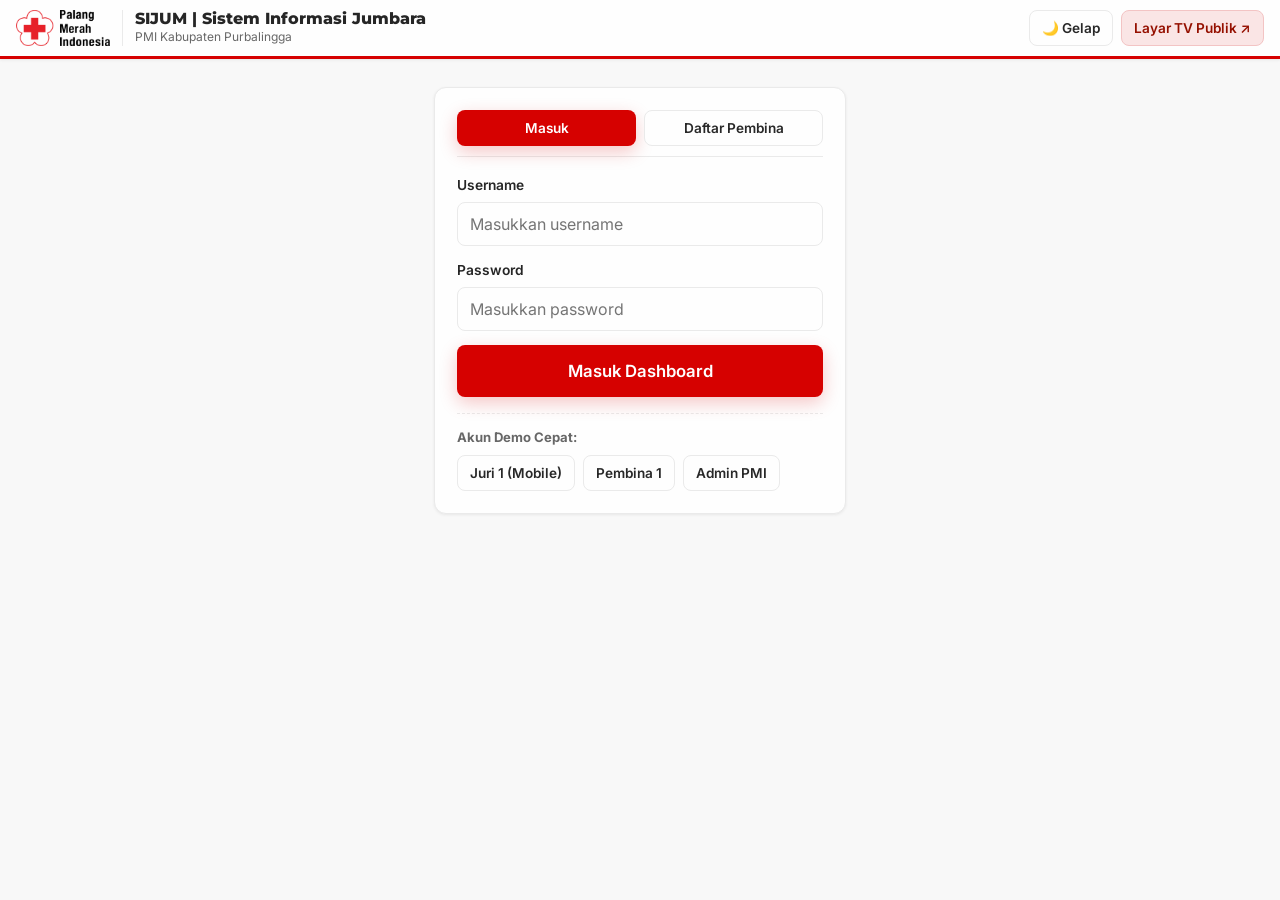
<file: index.html>
<!doctype html>
<html lang="id">
<head>
  <meta charset="UTF-8" />
  <meta name="viewport" content="width=device-width, initial-scale=1.0, maximum-scale=1.0, user-scalable=no" />
  <link rel="icon" type="image/x-icon" href="favicon.ico" />
  <title>SIJUM · Dashboard — PMI Kabupaten Purbalingga</title>
  <link rel="preconnect" href="https://fonts.googleapis.com" />
  <link rel="preconnect" href="https://fonts.gstatic.com" crossorigin />
  <link href="https://fonts.googleapis.com/css2?family=Inter:wght@400;500;600;700;800&family=Montserrat:wght@700;800&family=Roboto:wght@400;500;700&display=swap" rel="stylesheet" />
  <link rel="stylesheet" href="assets/css/pmi-theme.css" />
  <script>
    (function(){try{var t=localStorage.getItem('jumbara_theme')||(window.matchMedia&&window.matchMedia('(prefers-color-scheme: dark)').matches?'dark':'light');document.documentElement.setAttribute('data-theme',t);}catch(e){}})();
  </script>
</head>
<body>
  <div id="app">
    <div style="max-width:440px; margin:60px auto; padding:0 16px; text-align:center;">
      <div class="card">Memuat SIJUM...</div>
    </div>
  </div>

  <script src="assets/vendor/qrcode.min.js"></script>
  <script src="assets/vendor/jsQR.min.js"></script>
  <script src="assets/vendor/jspdf.umd.min.js"></script>
  <script src="assets/vendor/jspdf.plugin.autotable.min.js"></script>
  <script src="assets/vendor/xlsx.full.min.js"></script>
  <script src="assets/js/core.js"></script>
  <script src="assets/js/ble-printer.js"></script>
  <script src="assets/js/juri.js"></script>
  <script src="assets/js/pembina.js"></script>
  <script src="assets/js/admin.js"></script>
  <script src="assets/js/app.js"></script>
</body>
</html>
</file>
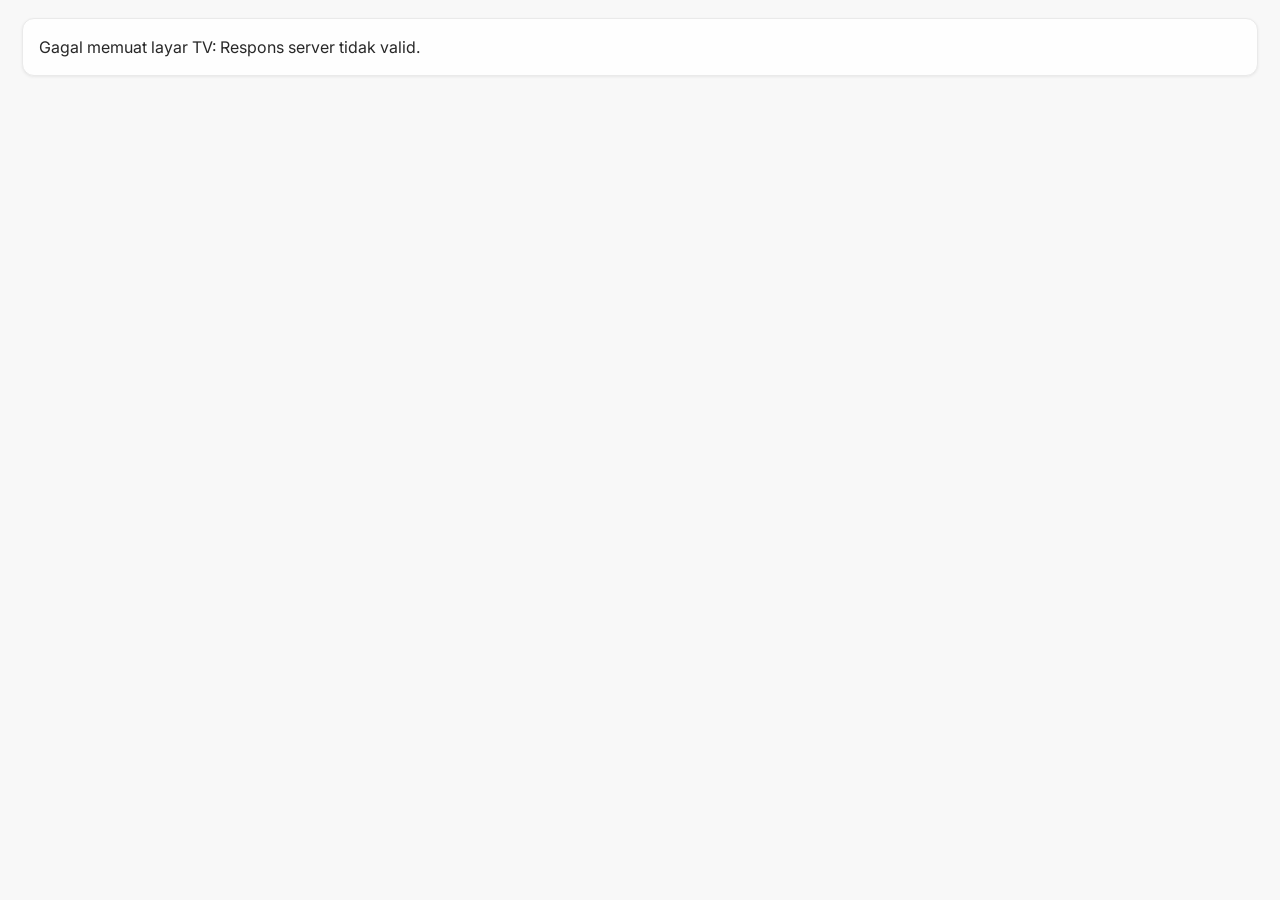
<file: publik.html>
<!doctype html>
<html lang="id">
<head>
  <meta charset="UTF-8" />
  <meta name="viewport" content="width=device-width, initial-scale=1.0" />
  <link rel="icon" type="image/x-icon" href="favicon.ico" />
  <title>SIJUM · Layar Publik &amp; TV Aula — PMI Kabupaten Purbalingga</title>
  <link rel="preconnect" href="https://fonts.googleapis.com" />
  <link rel="preconnect" href="https://fonts.gstatic.com" crossorigin />
  <link href="https://fonts.googleapis.com/css2?family=Inter:wght@400;500;600;700;800&family=Montserrat:wght@700;800&family=Roboto:wght@400;500;700&display=swap" rel="stylesheet" />
  <link rel="stylesheet" href="assets/css/pmi-theme.css" />
  <script>
    (function(){try{var t=localStorage.getItem('jumbara_theme')||(window.matchMedia&&window.matchMedia('(prefers-color-scheme: dark)').matches?'dark':'light');document.documentElement.setAttribute('data-theme',t);}catch(e){}})();
  </script>
</head>
<body>
  <div id="publik-app"></div>

  <script src="assets/vendor/qrcode.min.js"></script>
  <script src="assets/vendor/jspdf.umd.min.js"></script>
  <script src="assets/vendor/jspdf.plugin.autotable.min.js"></script>
  <script src="assets/js/core.js"></script>
  <script src="assets/js/publik.js"></script>
</body>
</html>
</file>
<file: assets/css/pmi-theme.css>
:root {
  /* Official palette extracted from pmi.or.id */
  --pmi-red: #D60100;
  --pmi-red-dark: #951000;
  --pmi-red-light: #C8484C;
  --pmi-light-red: #FAE5E5;
  --pmi-light-red-bg: #FFF6F6;
  --pmi-white: #FEFEFE;
  --pmi-black: #282828;
  --pmi-dark: #262626;
  --pmi-gray: #676767;
  --pmi-dark-gray: #62747E;
  --pmi-gray-light: #F8F8F8;
  --pmi-gray-lighter: #EAEAEA;
  --pmi-green: #58C55D;
  --pmi-orange: #FF7222;
  --pmi-purple: #7C76C8;

  /* Semantic surfaces & text (Light Mode) */
  --bg-page: var(--pmi-gray-light);
  --bg-surface: var(--pmi-white);
  --bg-surface-2: #F3F3F3;
  --bg-tint-red: var(--pmi-light-red-bg);
  --border-color: var(--pmi-gray-lighter);
  --text-primary: var(--pmi-black);
  --text-heading: var(--pmi-dark);
  --text-muted: var(--pmi-gray);
  --light-red-bg: var(--pmi-light-red);
  --light-red-text: var(--pmi-red-dark);
  --light-red-border: #f3c4c4;
  --sticky-bottom-bg: rgba(254, 254, 254, 0.96);

  --font-sans: 'Inter', 'Roboto', ui-sans-serif, system-ui, -apple-system, 'Segoe UI', sans-serif;
  --font-display: 'Montserrat', 'Inter', 'Roboto', sans-serif;
  --radius-sm: 8px;
  --radius-md: 12px;
  --radius-lg: 16px;
  --shadow-sm: 0 1px 3px rgba(40, 40, 40, 0.08);
  --shadow-md: 0 6px 20px rgba(40, 40, 40, 0.09);
  --shadow-red: 0 6px 18px rgba(214, 1, 0, 0.22);
}

[data-theme="dark"] {
  --pmi-dark: #FFFFFF;
  --pmi-black: #F2F2F2;
  --pmi-gray: #B0B0B0;
  --pmi-gray-light: #282828;
  --pmi-gray-lighter: #363636;
  --pmi-light-red: #3D1818;
  --pmi-light-red-bg: #2C1616;

  --bg-page: #121212;
  --bg-surface: #1E1E1E;
  --bg-surface-2: #282828;
  --bg-tint-red: #2C1616;
  --border-color: #363636;
  --text-primary: #F2F2F2;
  --text-heading: #FFFFFF;
  --text-muted: #B0B0B0;
  --light-red-bg: #3D1818;
  --light-red-text: #FF9A9A;
  --light-red-border: #6A2323;
  --sticky-bottom-bg: rgba(30, 30, 30, 0.96);
  --shadow-sm: 0 1px 4px rgba(0, 0, 0, 0.4);
  --shadow-md: 0 8px 24px rgba(0, 0, 0, 0.5);
  color-scheme: dark;
}

*, *::before, *::after { box-sizing: border-box; }

html, body {
  margin: 0;
  padding: 0;
  font-family: var(--font-sans);
  background: var(--bg-page);
  color: var(--text-primary);
  line-height: 1.5;
  -webkit-font-smoothing: antialiased;
  -webkit-tap-highlight-color: transparent;
  transition: background-color 0.2s ease, color 0.2s ease;
}

h1, h2, h3, h4 {
  font-family: var(--font-display);
  margin: 0;
  color: var(--text-heading);
}

button, input, select, textarea {
  font-family: inherit;
  font-size: 1rem;
}

.hidden { display: none !important; }
.text-muted { color: var(--text-muted); }
.text-red { color: var(--pmi-red); }
[data-theme="dark"] .text-red { color: #FF6B6B; }
.text-green { color: #248a29; }
[data-theme="dark"] .text-green { color: #7EE081; }
.text-orange { color: #c74f08; }
[data-theme="dark"] .text-orange { color: #FFA266; }
.fw-bold { font-weight: 700; }
.mono { font-family: ui-monospace, SFMono-Regular, Menlo, Consolas, monospace; }

/* Buttons - Mobile-first 44-48px minimum hit targets */
.btn {
  display: inline-flex;
  align-items: center;
  justify-content: center;
  gap: 8px;
  min-height: 44px;
  padding: 10px 16px;
  border-radius: var(--radius-sm);
  border: 1px solid transparent;
  font-weight: 600;
  font-size: 0.94rem;
  cursor: pointer;
  transition: transform 0.08s ease, background 0.15s ease, border-color 0.15s ease;
  text-decoration: none;
  white-space: nowrap;
}
.btn:active { transform: scale(0.98); }
.btn:disabled { opacity: 0.55; cursor: not-allowed; }
.btn-sm { min-height: 36px; padding: 6px 12px; font-size: 0.85rem; }
.btn-lg { min-height: 52px; padding: 14px 20px; font-size: 1.05rem; }
.btn-block { width: 100%; }

.btn-primary { background: var(--pmi-red); color: var(--pmi-white); box-shadow: var(--shadow-red); }
.btn-primary:hover:not(:disabled) { background: var(--pmi-red-dark); }
.btn-secondary { background: var(--bg-surface); color: var(--text-primary); border-color: var(--border-color); }
.btn-secondary:hover:not(:disabled) { background: var(--bg-surface-2); border-color: var(--text-muted); }
.btn-light-red { background: var(--light-red-bg); color: var(--light-red-text); border-color: var(--light-red-border); }
.btn-success { background: var(--pmi-green); color: #fff; }
.btn-warning { background: var(--pmi-orange); color: #fff; }
.btn-danger { background: #b91c1c; color: #fff; }
.btn-ghost { background: transparent; color: var(--text-muted); }
.btn-ghost:hover:not(:disabled) { background: var(--bg-surface-2); color: var(--text-primary); }

/* Inputs */
.field { display: flex; flex-direction: column; gap: 6px; margin-bottom: 14px; }
.field label { font-size: 0.86rem; font-weight: 600; color: var(--text-heading); }
.input, .select, .textarea {
  width: 100%;
  min-height: 44px;
  padding: 10px 12px;
  border: 1.5px solid var(--border-color);
  border-radius: var(--radius-sm);
  background: var(--bg-surface);
  color: var(--text-primary);
  outline: none;
  transition: border-color 0.15s ease, box-shadow 0.15s ease;
}
.input:focus, .select:focus, .textarea:focus {
  border-color: var(--pmi-red);
  box-shadow: 0 0 0 3px rgba(214, 1, 0, 0.18);
}
.textarea { min-height: 84px; resize: vertical; }

/* Cards & Badges */
.card {
  background: var(--bg-surface);
  border: 1px solid var(--border-color);
  border-radius: var(--radius-md);
  padding: 16px;
  box-shadow: var(--shadow-sm);
}
.card-red-tint {
  background: var(--bg-tint-red);
  border-color: var(--light-red-border);
}
.badge {
  display: inline-flex;
  align-items: center;
  gap: 5px;
  padding: 3px 10px;
  border-radius: 999px;
  font-size: 0.76rem;
  font-weight: 700;
  letter-spacing: 0.02em;
}
.badge-red { background: var(--light-red-bg); color: var(--light-red-text); }
.badge-solid-red { background: var(--pmi-red); color: #fff; }
.badge-green { background: #e6f7e7; color: #1f7a24; }
[data-theme="dark"] .badge-green { background: #173a19; color: #8be88e; }
.badge-orange { background: #fff0e6; color: #b84a06; }
[data-theme="dark"] .badge-orange { background: #42220d; color: #ffad77; }
.badge-purple { background: #efeffb; color: #4e47a6; }
[data-theme="dark"] .badge-purple { background: #292550; color: #c0baff; }
.badge-gray { background: var(--bg-surface-2); color: var(--text-muted); }

/* Header / Topbar */
.topbar {
  position: sticky;
  top: 0;
  z-index: 40;
  background: var(--bg-surface);
  border-bottom: 3px solid var(--pmi-red);
  padding: 10px 16px;
  display: flex;
  align-items: center;
  justify-content: space-between;
  gap: 12px;
  box-shadow: var(--shadow-sm);
}
.brand { display: flex; align-items: center; gap: 12px; min-width: 0; }
.brand-logo {
  height: 38px;
  width: auto;
  display: block;
  object-fit: contain;
  flex-shrink: 0;
}
[data-theme="dark"] .topbar .brand-logo {
  background: var(--pmi-white);
  padding: 4px 8px;
  border-radius: 8px;
}
.brand-logo-pill {
  background: var(--pmi-white);
  padding: 6px 12px;
  border-radius: 10px;
  display: inline-flex;
  align-items: center;
  flex-shrink: 0;
}
.brand-mark {
  width: 38px;
  height: 38px;
  border-radius: 10px;
  background: var(--bg-surface);
  border: 2px solid var(--pmi-red);
  display: grid;
  place-items: center;
  flex-shrink: 0;
}
.brand-title { font-family: var(--font-display); font-weight: 800; font-size: 1rem; color: var(--text-heading); line-height: 1.15; }
.brand-sub { font-size: 0.75rem; color: var(--text-muted); white-space: nowrap; overflow: hidden; text-overflow: ellipsis; max-width: 180px; }
.show-mobile { display: none; }
.hide-mobile { display: inline; }

/* Admin Layout with Collapsible Left Sidebar */
.admin-shell {
  display: flex;
  min-height: calc(100vh - 61px);
}
.admin-sidebar {
  width: 256px;
  flex-shrink: 0;
  background: var(--bg-surface);
  border-right: 1px solid var(--border-color);
  padding: 14px 10px;
  display: flex;
  flex-direction: column;
  gap: 4px;
  transition: width 0.2s ease, padding 0.2s ease;
}
.admin-shell.sidebar-collapsed .admin-sidebar {
  display: none;
}
.admin-main {
  flex: 1;
  min-width: 0;
  padding: 18px 20px;
}
.nav-item {
  display: flex;
  align-items: center;
  gap: 10px;
  padding: 10px 12px;
  border-radius: var(--radius-sm);
  border: none;
  background: transparent;
  color: var(--text-primary);
  font-weight: 600;
  font-size: 0.92rem;
  text-align: left;
  cursor: pointer;
  width: 100%;
}
.nav-item:hover { background: var(--bg-surface-2); }
.nav-item.active {
  background: var(--light-red-bg);
  color: var(--light-red-text);
}

/* Mobile-First Judge App Container */
.juri-shell {
  max-width: 560px;
  margin: 0 auto;
  padding: 12px 12px 96px;
}
.juri-sticky-bottom {
  position: fixed;
  left: 0;
  right: 0;
  bottom: 0;
  z-index: 45;
  background: var(--sticky-bottom-bg);
  backdrop-filter: blur(8px);
  border-top: 1px solid var(--border-color);
  padding: 10px 14px;
}
.juri-sticky-bottom-inner {
  max-width: 560px;
  margin: 0 auto;
  display: flex;
  align-items: center;
  justify-content: space-between;
  gap: 10px;
}

/* Camera Scanner Box */
.scanner-box {
  position: relative;
  width: 100%;
  aspect-ratio: 4/3;
  max-height: 280px;
  background: #141414;
  border-radius: var(--radius-md);
  overflow: hidden;
  display: grid;
  place-items: center;
}
.scanner-box video {
  width: 100%;
  height: 100%;
  object-fit: cover;
}
.scanner-reticle {
  position: absolute;
  width: 180px;
  height: 180px;
  border: 3px solid rgba(214, 1, 0, 0.85);
  border-radius: 16px;
  box-shadow: 0 0 0 9999px rgba(0, 0, 0, 0.38);
  pointer-events: none;
}

/* Tables */
.table-wrap {
  width: 100%;
  overflow-x: auto;
  border: 1px solid var(--border-color);
  border-radius: var(--radius-sm);
  background: var(--bg-surface);
}
table {
  width: 100%;
  border-collapse: collapse;
  font-size: 0.9rem;
}
th, td {
  padding: 10px 12px;
  text-align: left;
  border-bottom: 1px solid var(--border-color);
  vertical-align: middle;
}
th {
  background: var(--bg-surface-2);
  font-weight: 700;
  color: var(--text-heading);
  font-size: 0.82rem;
  text-transform: uppercase;
  letter-spacing: 0.03em;
}
tr:last-child td { border-bottom: none; }

/* Grid helpers */
.grid { display: grid; gap: 14px; }
.grid-2 { grid-template-columns: repeat(auto-fit, minmax(260px, 1fr)); }
.grid-3 { grid-template-columns: repeat(auto-fit, minmax(200px, 1fr)); }
.row-between { display: flex; align-items: center; justify-content: space-between; gap: 10px; flex-wrap: wrap; }
.row-gap { display: flex; align-items: center; gap: 8px; flex-wrap: wrap; }

/* Modals & Overflow Menu */
.modal-backdrop {
  position: fixed;
  inset: 0;
  z-index: 90;
  background: rgba(38, 38, 38, 0.58);
  display: grid;
  place-items: center;
  padding: 16px;
}
.modal-card {
  width: 100%;
  max-width: 520px;
  max-height: 90vh;
  overflow-y: auto;
  background: var(--bg-surface);
  color: var(--text-primary);
  border: 1px solid var(--border-color);
  border-radius: var(--radius-lg);
  padding: 20px;
  box-shadow: 0 20px 50px rgba(0, 0, 0, 0.35);
}
.menu-dropdown {
  position: relative;
  display: inline-block;
}
.menu-popover {
  position: absolute;
  right: 0;
  top: calc(100% + 6px);
  min-width: 220px;
  background: var(--bg-surface);
  border: 1px solid var(--border-color);
  border-radius: var(--radius-sm);
  box-shadow: var(--shadow-md);
  z-index: 60;
  padding: 6px;
}

/* Toast notifications */
.toast-container {
  position: fixed;
  top: 14px;
  right: 14px;
  z-index: 120;
  display: flex;
  flex-direction: column;
  gap: 8px;
  max-width: 360px;
}
.toast {
  background: var(--pmi-dark);
  color: #fff;
  padding: 12px 16px;
  border-radius: var(--radius-sm);
  box-shadow: var(--shadow-md);
  font-size: 0.9rem;
  font-weight: 500;
  border-left: 4px solid var(--pmi-red);
}
.toast.success { border-left-color: var(--pmi-green); }
.toast.warning { border-left-color: var(--pmi-orange); }
.toast.error { border-left-color: var(--pmi-red); background: #6b0909; }

/* Thermal Receipt Preview (58mm look) */
.thermal-paper {
  width: 290px;
  margin: 0 auto;
  background: #fff;
  color: #111;
  border: 1px dashed #bdbdbd;
  padding: 14px 12px;
  font-family: ui-monospace, SFMono-Regular, Menlo, Consolas, monospace;
  font-size: 12px;
  line-height: 1.4;
}
.thermal-paper hr { border: none; border-top: 1px dashed #888; margin: 8px 0; }
.thermal-row { display: flex; justify-content: space-between; gap: 8px; }

/* TV Hall Fullscreen Mode (publik.html) */
.tv-screen {
  min-height: 100vh;
  background: #1a1a1a;
  color: #fefefe;
  padding: 18px 22px;
  display: flex;
  flex-direction: column;
  gap: 16px;
}
[data-theme="light"] .tv-screen {
  background: var(--pmi-gray-light);
  color: var(--pmi-black);
}
[data-theme="light"] .tv-screen .brand-title { color: var(--pmi-dark) !important; }
[data-theme="light"] .tv-screen .brand-sub { color: var(--pmi-gray) !important; }
[data-theme="light"] .tv-table-wrap {
  background: var(--pmi-white);
  border-color: var(--pmi-gray-lighter);
}
[data-theme="light"] .tv-table th {
  background: var(--pmi-gray-lighter);
  color: var(--pmi-dark);
  border-bottom-color: #d5d5d5;
}
[data-theme="light"] .tv-table td {
  color: var(--pmi-black);
  border-bottom-color: var(--pmi-gray-lighter);
}
[data-theme="light"] .tv-cell-active {
  background: rgba(214, 1, 0, 0.14) !important;
}
.tv-header {
  display: flex;
  align-items: center;
  justify-content: space-between;
  gap: 16px;
  padding-bottom: 12px;
  border-bottom: 3px solid var(--pmi-red);
}
.tv-live-banner {
  background: linear-gradient(90deg, var(--pmi-red-dark), var(--pmi-red));
  color: #fff;
  padding: 14px 20px;
  border-radius: var(--radius-md);
  display: flex;
  align-items: center;
  justify-content: space-between;
  gap: 14px;
  flex-wrap: wrap;
  box-shadow: var(--shadow-red);
}
.tv-pulse {
  width: 12px;
  height: 12px;
  border-radius: 50%;
  background: #fff;
  display: inline-block;
  animation: pulseDot 1.3s infinite;
}
@keyframes pulseDot {
  0%, 100% { opacity: 1; transform: scale(1); }
  50% { opacity: 0.35; transform: scale(0.75); }
}
.tv-table-wrap {
  flex: 1;
  background: #242424;
  border-radius: var(--radius-md);
  overflow: auto;
  border: 1px solid #383838;
}
.tv-table th {
  background: #2d2d2d;
  color: #eaeaea;
  font-size: 0.95rem;
  padding: 14px 16px;
  border-bottom: 2px solid #444;
}
.tv-table td {
  color: #fff;
  font-size: 1.15rem;
  font-weight: 700;
  padding: 14px 16px;
  border-bottom: 1px solid #333;
}
.tv-cell-active {
  background: rgba(214, 1, 0, 0.28) !important;
  outline: 2px solid var(--pmi-red);
  outline-offset: -2px;
}
.tv-row-active td:first-child {
  border-left: 5px solid var(--pmi-red);
}

/* 50x30mm QR Label Print Grid */
.label-sheet {
  display: flex;
  flex-wrap: wrap;
  gap: 8px;
}
.label-50x30 {
  width: 50mm;
  height: 30mm;
  border: 1px solid #ccc;
  background: #fff;
  color: #111;
  padding: 2.5mm 3mm;
  display: flex;
  align-items: center;
  justify-content: space-between;
  gap: 2.5mm;
  page-break-inside: avoid;
}

@media (max-width: 820px) {
  .admin-shell { flex-direction: column; }
  .admin-sidebar {
    width: 100%;
    border-right: none;
    border-bottom: 1px solid var(--pmi-gray-lighter);
    flex-direction: row;
    overflow-x: auto;
    padding: 8px;
  }
  .nav-item { width: auto; white-space: nowrap; }
}

@media (max-width: 520px) {
  .topbar { padding: 8px 10px; gap: 8px; flex-wrap: wrap; }
  .brand { gap: 8px; }
  .brand-mark, .brand-logo { width: 30px; height: 30px; }
  .brand-title { font-size: 0.85rem; }
  .brand-sub { font-size: 0.68rem; max-width: 120px; }
  .show-mobile { display: inline; }
  .hide-mobile { display: none; }
  .topbar .btn-sm { font-size: 0.72rem; padding: 4px 8px; }
  .topbar .row-gap { gap: 6px; }
}

@media print {
  .no-print { display: none !important; }
  body { background: #fff; }
  .label-50x30 { border: 1px dashed #ddd; }
}
</file>
